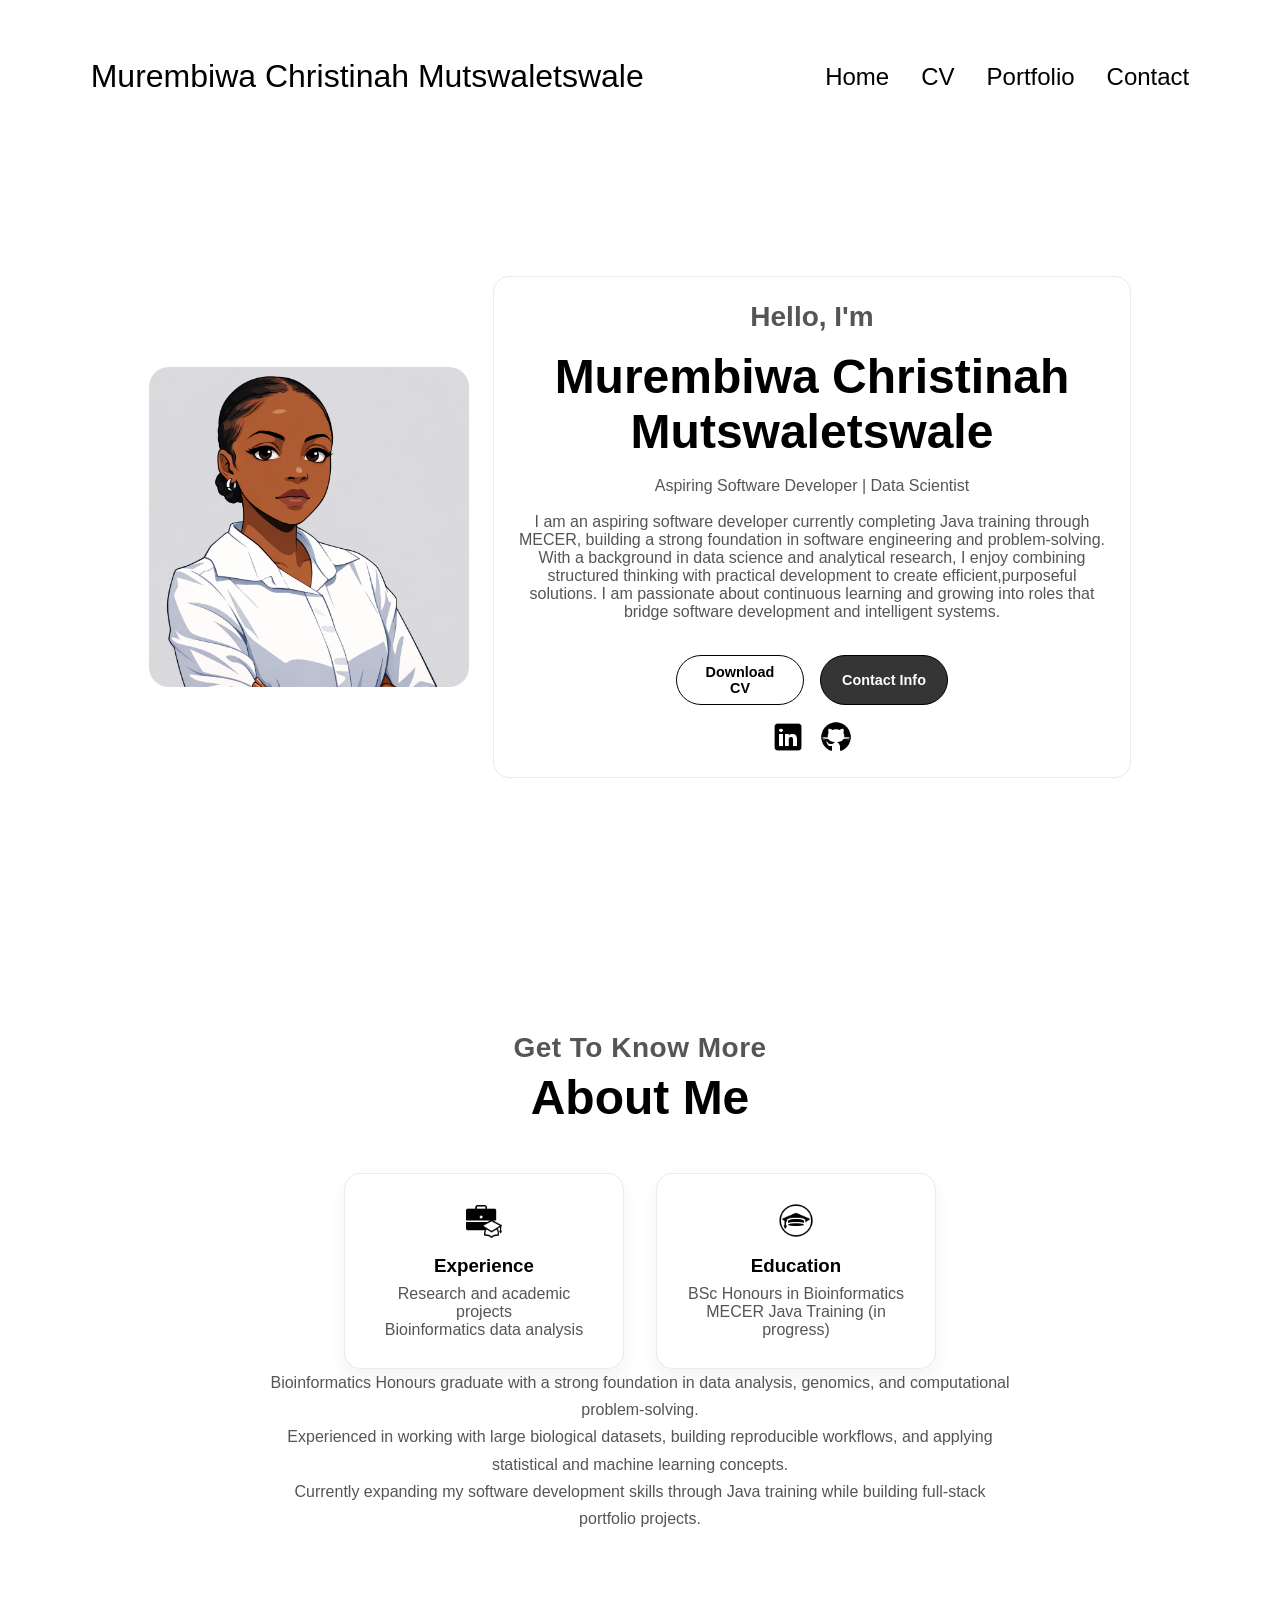
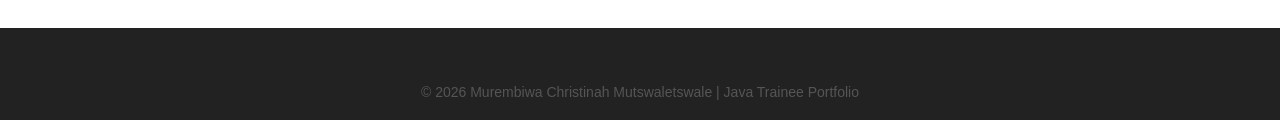
<file: index.html>
<!DOCTYPE html>
<html lang="en">
<head>
    <meta charset="UTF-8">
    <meta name="viewport" content="width=device-width, initial-scale=1.0">
    <title>My Portfolio</title>
    <link rel="stylesheet" href="./css/style.css">

</head>
<body>

    <nav id="desktop-nav">
        <div class = "logo">Murembiwa Christinah Mutswaletswale</div>
        <div>
            <ul class="nav-links ">
                <li><a href="index.html">Home</a></li>
                <li><a href="cv.html">CV</a></li>
                <li><a href ="portfolio.html">Portfolio</a></li>
                <li><a href="contact.html">Contact</a></li>
            </ul>
        </div>
    </nav>

    <nav id="hamburger-nav">
    <div class = "logo">Murembiwa Christinah Mutswaletswale</div>
    <div class="hamburger-menu">

        <div id="hamburgerIcon" class = "hamburger-icon">
            <span></span>
            <span></span>
            <span></span>
        </div>
        <div class="menu-links">
            <ul>
            <li><a href="#about" class="menu-link">About</a></li>
            <li><a href="cv.html" class="menu-link">CV</a></li>
            <li><a href ="portfolio.html" class="menu-link">Portfolio</a></li>
            <li><a href="contact.html" class="menu-link">Contact</a></li>
            </ul>
        </div>
    </div>
    </nav>


    <section id="profile">
        <div class="profile-card">
        <div class="section_pic-container">
            <img src="./images/Murembiwa animated professional photo.png" alt="Murembiwa Mutswaletswale animated profile picture" />
        </div>
        <div class="section_text">
            <p class ="section_text__p1">Hello, I'm</p>
            <h1 class="title">Murembiwa Christinah Mutswaletswale </h1><br>
            <p class = "section_text_p2">Aspiring Software Developer | Data Scientist</p><br>
            <p class="section_text__bio">
            I am an aspiring software developer currently completing Java training through MECER,
            building a strong foundation in software engineering and problem-solving.
            With a background in data science and analytical research,
            I enjoy combining structured thinking with practical development
            to create efficient,purposeful solutions. I am passionate about
            continuous learning and growing into roles that bridge software
            development and intelligent systems.</p><br>
        
             <div class="btn-container">
                <a href="./images/MIE Candidate_Murembiwa Christinah JAVA08 (1).docx"
                download
                class="btn btn-color-2">
                Download CV
                    </a>

                <button id="contactButton" class="btn btn-color-1">
                Contact Info
            </button>

            </div>

        <div id="socials-container">
            <img 
            src="./images/linkedin.png"
            alt="My linkedin profile"
            class = "icon social-link linkedin"
            >
            
            <img 
            src="./images/GitHub.png"
            alt="My GitHub profile"
            class = "icon social-link github"
            >
        
        </div>

        </div>
        </div>
    </section>
<section id="about">
  <p class="section_text_p1">Get To Know More</p>
  <h1 class="title">About Me</h1>

  <div class="about_containers">
    <div class="details-container">
      <img src="./images/experience.png" 
      alt="Experience icon" 
      class="icon">
      <h3>Experience</h3>
      <p>
        Research and academic projects<br>
        Bioinformatics data analysis
      </p>
    </div>

    <div class="details-container">
      <img src="./images/education.png"
      alt="Education icon"
      class="icon">
      <h3>Education</h3>
      <p>
        BSc Honours in Bioinformatics<br>
        MECER Java Training (in progress)
      </p>
    </div>

  </div>

  <div class="text-container">
    <p>
      Bioinformatics Honours graduate with a strong foundation in data analysis,
      genomics, and computational problem-solving.
    </p>
    <p>
      Experienced in working with large biological datasets, building reproducible
      workflows, and applying statistical and machine learning concepts.
    </p>
    <p>
      Currently expanding my software development skills through Java training
      while building full-stack portfolio projects.
    </p>
  </div>
</section>
<script src="./js/script.js"></script>
</body>
  <footer>
        <section>
            <p>&copy; 2026 Murembiwa Christinah Mutswaletswale | Java Trainee Portfolio</p>
        </section>
    </footer>
</file>
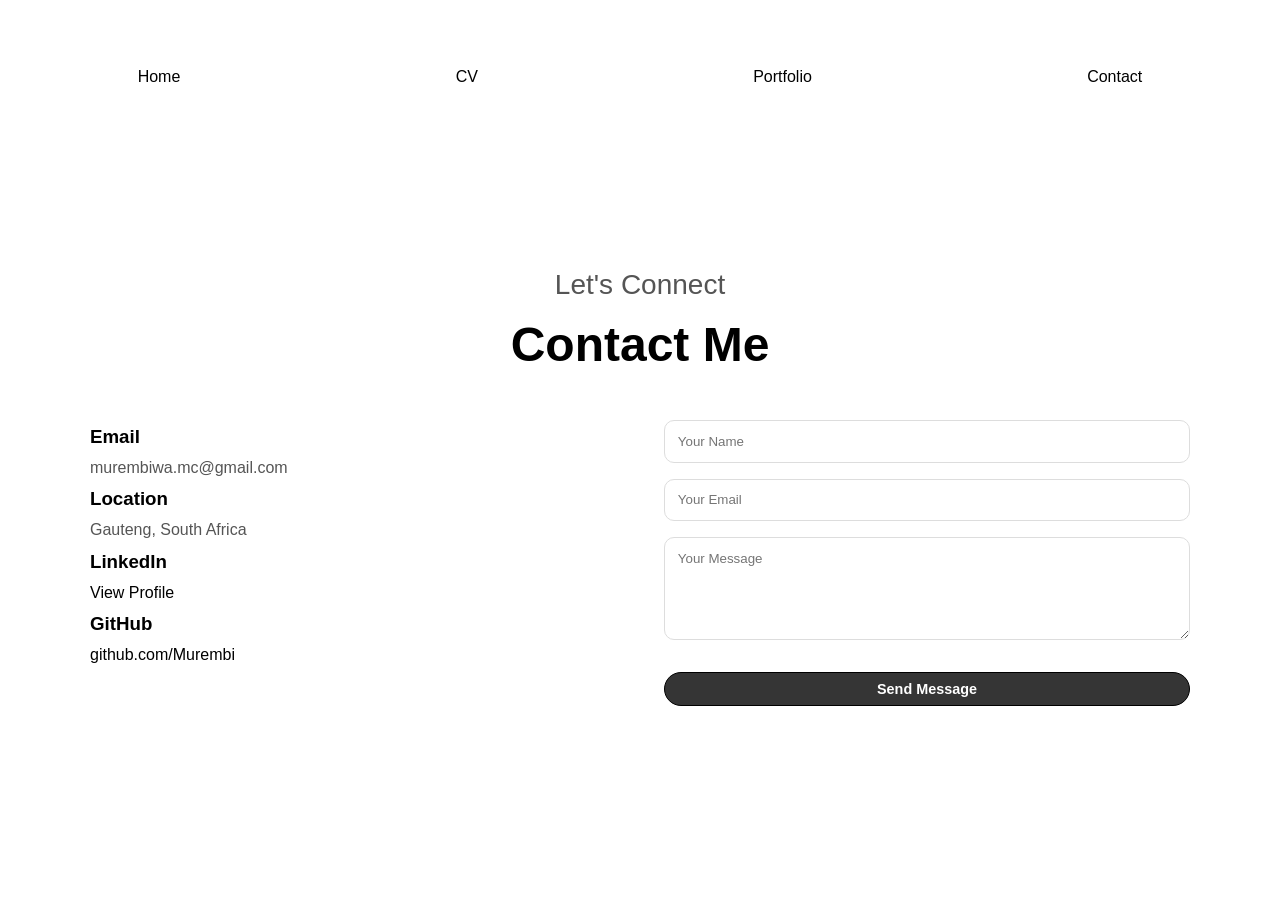
<file: contact.html>
<!DOCTYPE html>
<html lang="en">
<head>
    <meta charset="UTF-8">
    <title>Contact | Murembiwa Mutswaletswale</title>
    <meta name="viewport" content="width=device-width, initial-scale=1.0">
    <link rel="stylesheet" href="./css/style.css">
</head>
<body>

   <header class="site_header">
        <nav class = "site-nav">
        <a href="index.html">Home</a>
        <a href="cv.html">CV</a>
        <a href="portfolio.html">Portfolio</a>
        <a href="contact.html">Contact</a>
    </nav>

    <section id="contact-page">

        <p class="section_text_p1">Let's Connect</p>
        <h1 class="title">Contact Me</h1>

        <div class="contact-container">

            <div class="contact-info">
                <h3>Email</h3>
                <p>murembiwa.mc@gmail.com</p>

                <h3>Location</h3>
                <p>Gauteng, South Africa</p>

                <h3>LinkedIn</h3>
                <p>
                    <a href="https://www.linkedin.com/in/murembiwa-mutswaletswale-3ba086226/" target="_blank">
                        View Profile
                    </a>
                </p>

                <h3>GitHub</h3>
                <p>
                    <a href="https://github.com/Murembi" target="_blank">
                        github.com/Murembi
                    </a>
                </p>
            </div>

            <div class="contact-form">
                <form id="contactForm">
                    <input type="text" name="name" placeholder="Your Name" required>
                    <input type="email" name="email" placeholder="Your Email" required>
                    <textarea name="message" rows="5" placeholder="Your Message" required></textarea>
                    <button type="submit" class="btn btn-color-1">Send Message</button>
                </form>
            </div>

        </div>

    </section>
<script src="./js/script.js"></script>
</body>
</html>
</file>
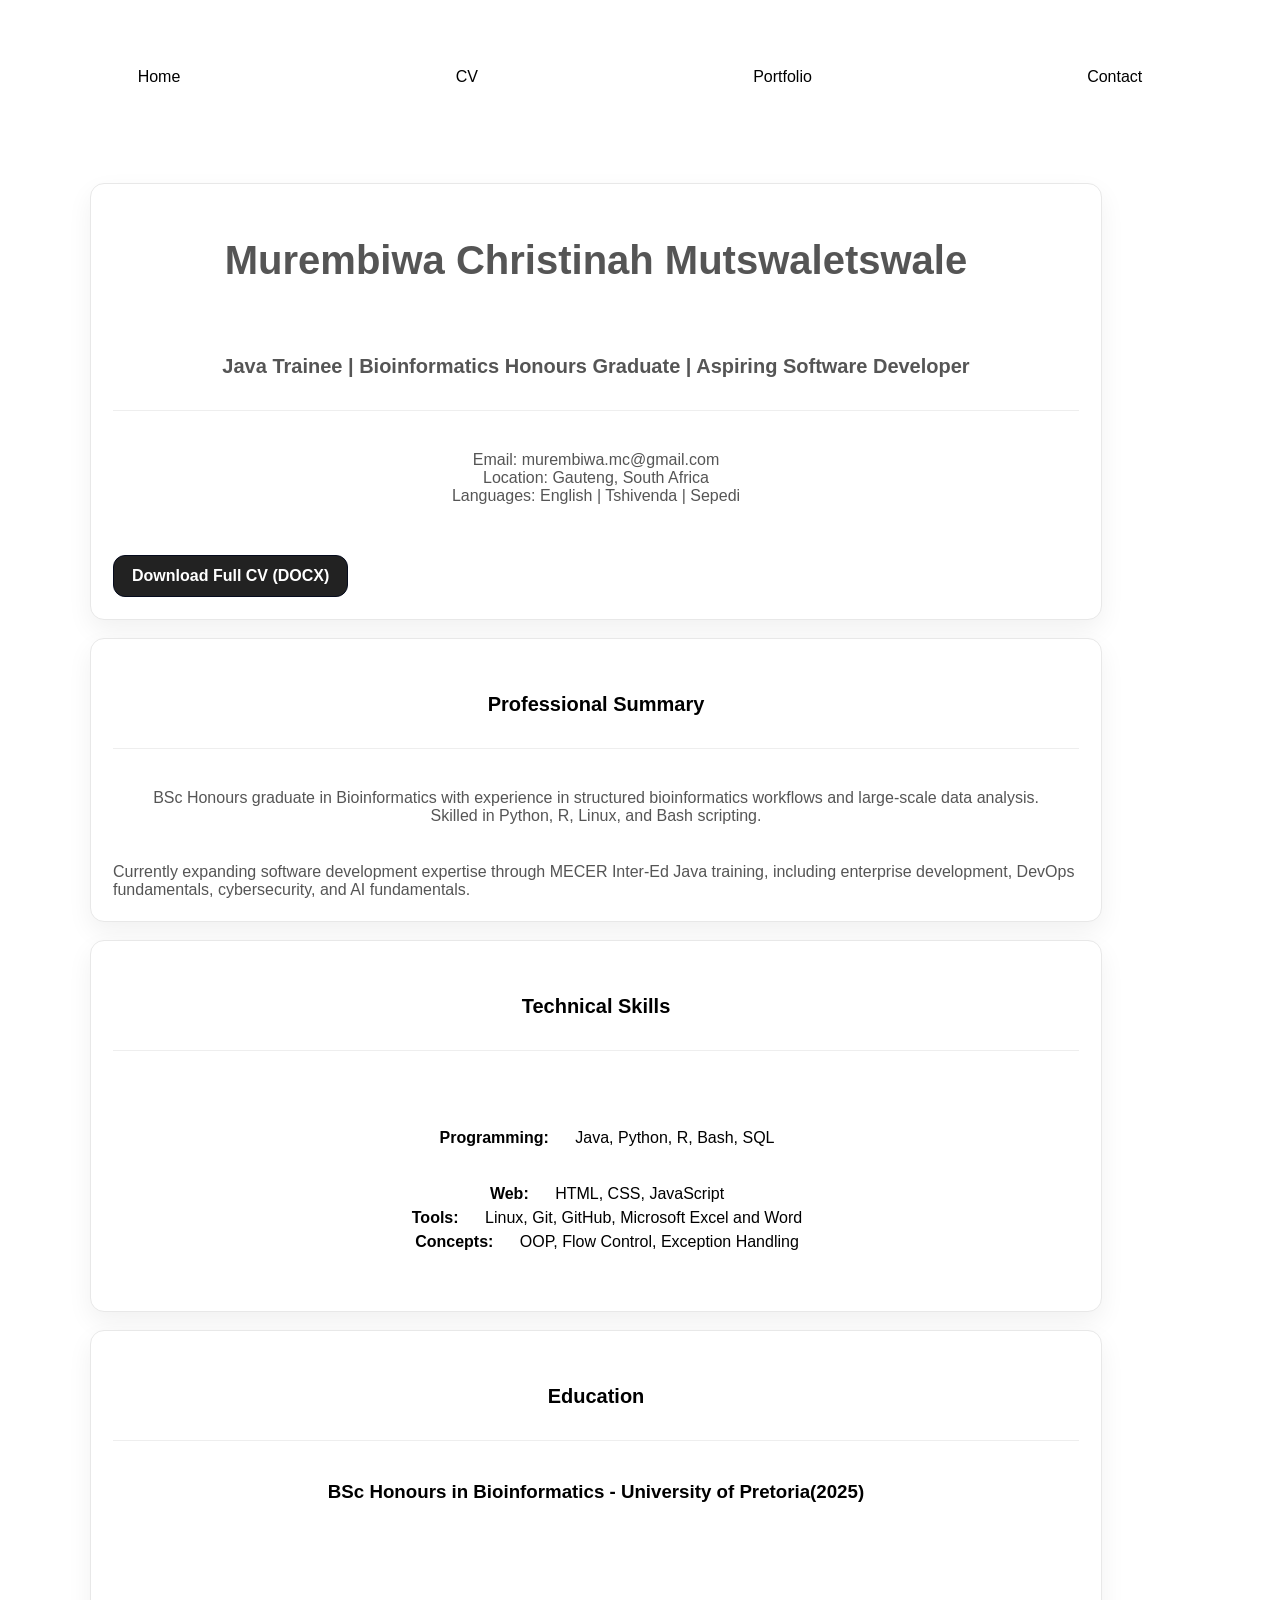
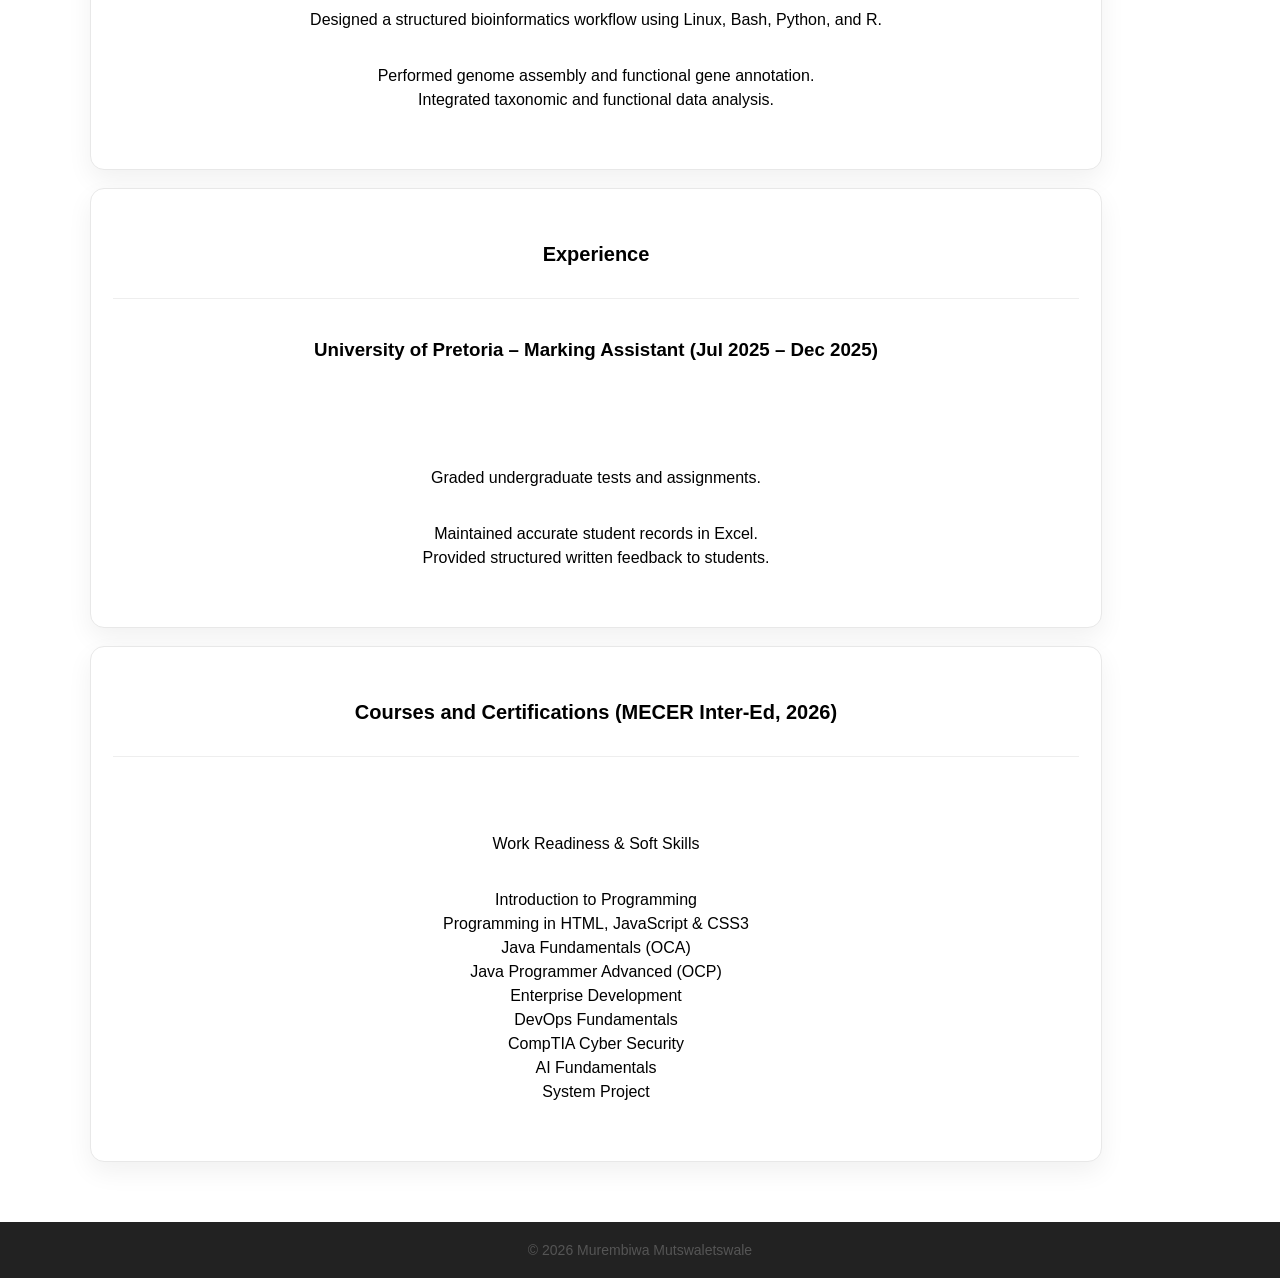
<file: cv.html>
<!DOCTYPE html>
<html lang="en">
<head>
    <meta charset="UTF-8">
    <meta name="viewport" content="width=device-width, initial-scale=1.0">
    <title>CV | Murembiwa Mutswaletswale</title>
        <link rel="stylesheet" href="./css/style.css">
</head>
<body>
        <header>
        <nav>
            <a href="index.html">Home</a>
            <a href="cv.html">CV</a>
            <a href="portfolio.html">Portfolio</a>
            <a href="contact.html">Contact</a>
        </nav>
    </header>

        <main class="cv-page">
        <section>
            <h1>Murembiwa Christinah Mutswaletswale</h1>
            <h2>Java Trainee | Bioinformatics Honours Graduate | Aspiring Software Developer</h2>

            <p>
                Email: murembiwa.mc@gmail.com<br>
                Location: Gauteng, South Africa<br>
                Languages: English | Tshivenda | Sepedi
            </p>

            <p>
                <a href="./images/MIE Candidate_Murembiwa Christinah JAVA08 (1).docx" download>
                    Download Full CV (DOCX)
                </a>
            </p>
        </section>

        <section>
            <h2>Professional Summary</h2>
            <p>
                BSc Honours graduate in Bioinformatics with experience in
                structured bioinformatics workflows and large-scale data analysis.
                Skilled in Python, R, Linux, and Bash scripting.
            </p>
            <p>
                Currently expanding software development expertise through
                MECER Inter-Ed Java training, including enterprise development,
                DevOps fundamentals, cybersecurity, and AI fundamentals.
            </p>
        </section>
        <section>
            <h2>Technical Skills</h2>
            <ul>
                <li><strong>Programming:</strong> Java, Python, R, Bash, SQL</li>
                <li><strong>Web:</strong> HTML, CSS, JavaScript</li>
                <li><strong>Tools:</strong> Linux, Git, GitHub, Microsoft Excel and Word</li>
                <li><strong>Concepts:</strong> OOP, Flow Control, Exception Handling</li>
            </ul>
        </section>

        <section>
            <h2>Education</h2>
            <h3>BSc Honours in Bioinformatics - University of Pretoria(2025)</h3>
            <ul>
                <li>Designed a structured bioinformatics workflow using Linux, Bash, Python, and R.</li>
                <li>Performed genome assembly and functional gene annotation.</li>
                <li>Integrated taxonomic and functional data analysis.</li>
            </ul>

        </section>

        <section>
            <h2>Experience</h2>

            <h3>University of Pretoria – Marking Assistant (Jul 2025 – Dec 2025)</h3>
            <ul>
                <li>Graded undergraduate tests and assignments.</li>
                <li>Maintained accurate student records in Excel.</li>
                <li>Provided structured written feedback to students.</li>
            </ul>
        </section>

        <section>
            <h2>Courses and Certifications (MECER Inter-Ed, 2026)</h2>
            <ul>
                <li>Work Readiness & Soft Skills</li>
                <li>Introduction to Programming</li>
                <li>Programming in HTML, JavaScript & CSS3</li>
                <li>Java Fundamentals (OCA)</li>
                <li>Java Programmer Advanced (OCP)</li>
                <li>Enterprise Development</li>
                <li>DevOps Fundamentals</li>
                <li>CompTIA Cyber Security</li>
                <li>AI Fundamentals</li>
                <li>System Project</li>
            </ul>
        </section>

        </main>

    <!-- FOOTER -->
    <footer>
        <p>&copy; 2026 Murembiwa Mutswaletswale</p>
    </footer>





    
</body>
</html>
</file>
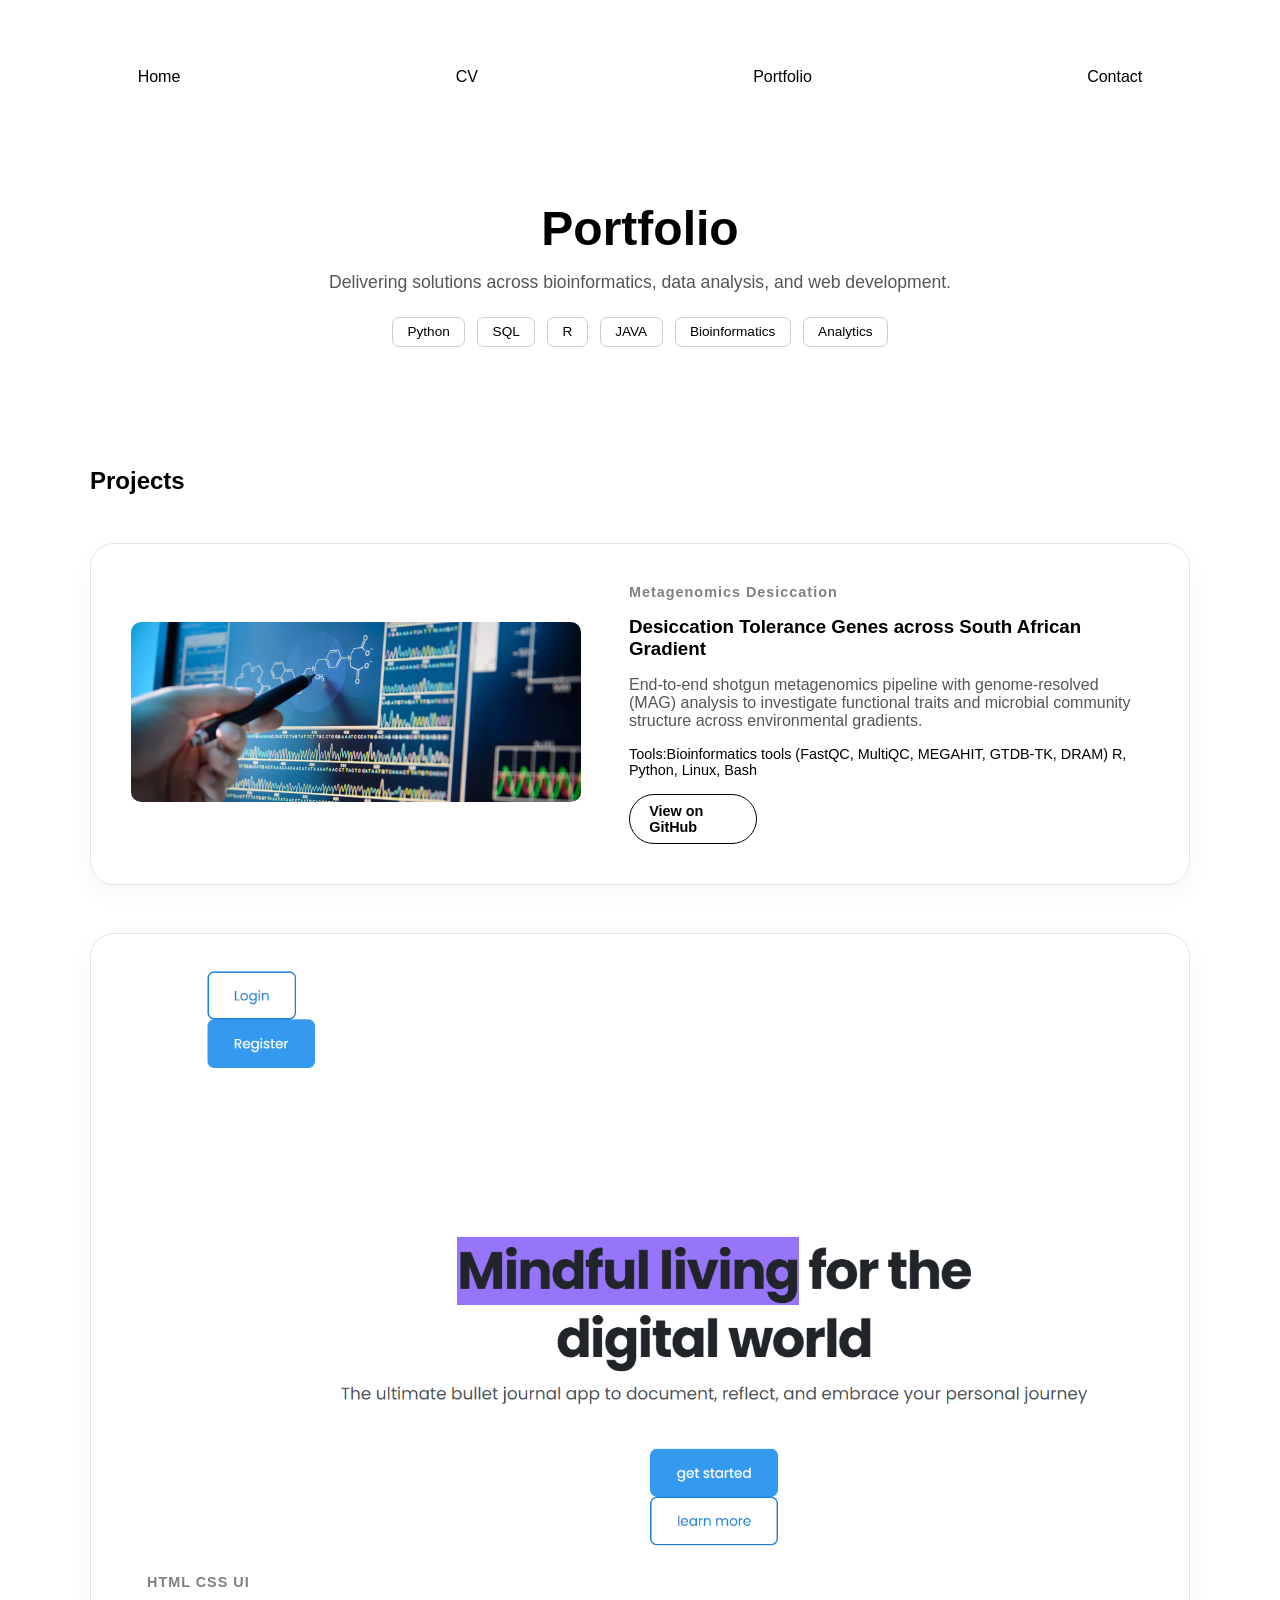
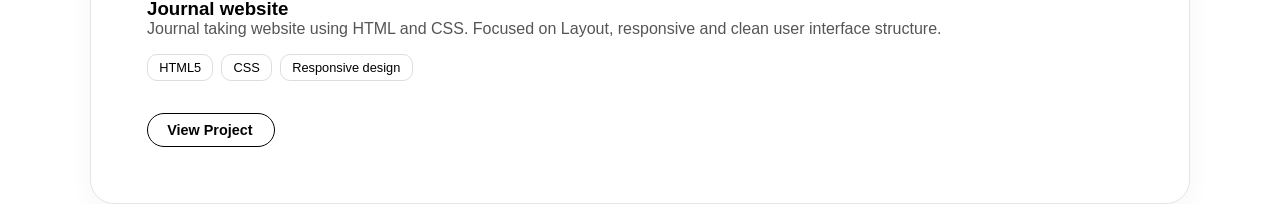
<file: portfolio.html>
<!DOCTYPE html>
<html lang="en">
<head>
    <meta charset="UTF-8">
    <meta name="viewport" content="width=device-width, initial-scale=1.0">
    <title>Portfolio | Murembiwa Mutswaletswale</title>
    <link rel="stylesheet" href="./css/style.css">
</head>
<body>

<header class="site_header">
        <nav class = "site-nav">
        <a href="index.html">Home</a>
        <a href="cv.html">CV</a>
        <a href="portfolio.html">Portfolio</a>
        <a href="contact.html">Contact</a>
    </nav>
</header>
    <main class="page">
        <section class="page-hero">
        <h1>Portfolio</h1>
        <p class="muted">
            Delivering solutions across bioinformatics,
            data analysis, and web development.
        </p>

        <div class="hero_badges">
            <span class="badge">Python</span>
            <span class="badge">SQL</span>
            <span class="badge">R</span>
            <span class="badge">JAVA</span>
            <span class="badge">Bioinformatics</span>
              <span class="badge">Analytics</span>
        </div>
    </section>

    </main>
    <section id = "projects">
        <p class = "section-text-p"></p>
    </section>

    <!--FEATURE PROJECTS-->
    <section class="section">
        <div class="section-head">
            <h2>Projects</h2>
        </div>

        <article class="featured-card">
            <div class="featured-media">
                <img src="./images/bioinformatics.jpg" 
                    alt="metagenomics result plot"/>
            </div>
        
            <div class = "featured-body">
                <p class = "project-tag">Metagenomics Desiccation</p>
                <h3>Desiccation Tolerance Genes across South African Gradient</h3>
                <p>End-to-end shotgun metagenomics pipeline with genome-resolved (MAG) 
                analysis to investigate functional traits and microbial community structure across environmental gradients.
                </p>
                <ul class="mini-meta">
                    <li><span>Tools:</span>Bioinformatics tools (FastQC, MultiQC, MEGAHIT, GTDB-TK, DRAM) R, Python, Linux, Bash</li>
                </ul>
                <div class="project-links">
                    <a class="btn primary" href="https://github.com/Murembi/Metagenomics-pipeline" target="_blank" rel="noopener">
                    View on GitHub
                    </a>
                </div>
            </div>
            </article>

            <article class = "project-card">
    
                <img src="./images/quillProject.png" 
                    alt="Quill Project"/>
                
                <div class="project-card-body">
                    <p class="project-tag">HTML CSS UI</p>
                    <h3>Journal website</h3>
                    <p>Journal taking website using HTML and CSS.
                        Focused on Layout, responsive and clean user interface  structure.
                    </p>
                    <ul class = "tags">
                        <li>HTML5</li>
                        <li>CSS</li>
                        <li>Responsive design</li>
                    </ul>
                    <div class ="project-links">
                        <a class="btn primary" href="#">View Project</a>
                    </div>
                </div>
            </article>
    </section>
    
</body>
</html>
</file>
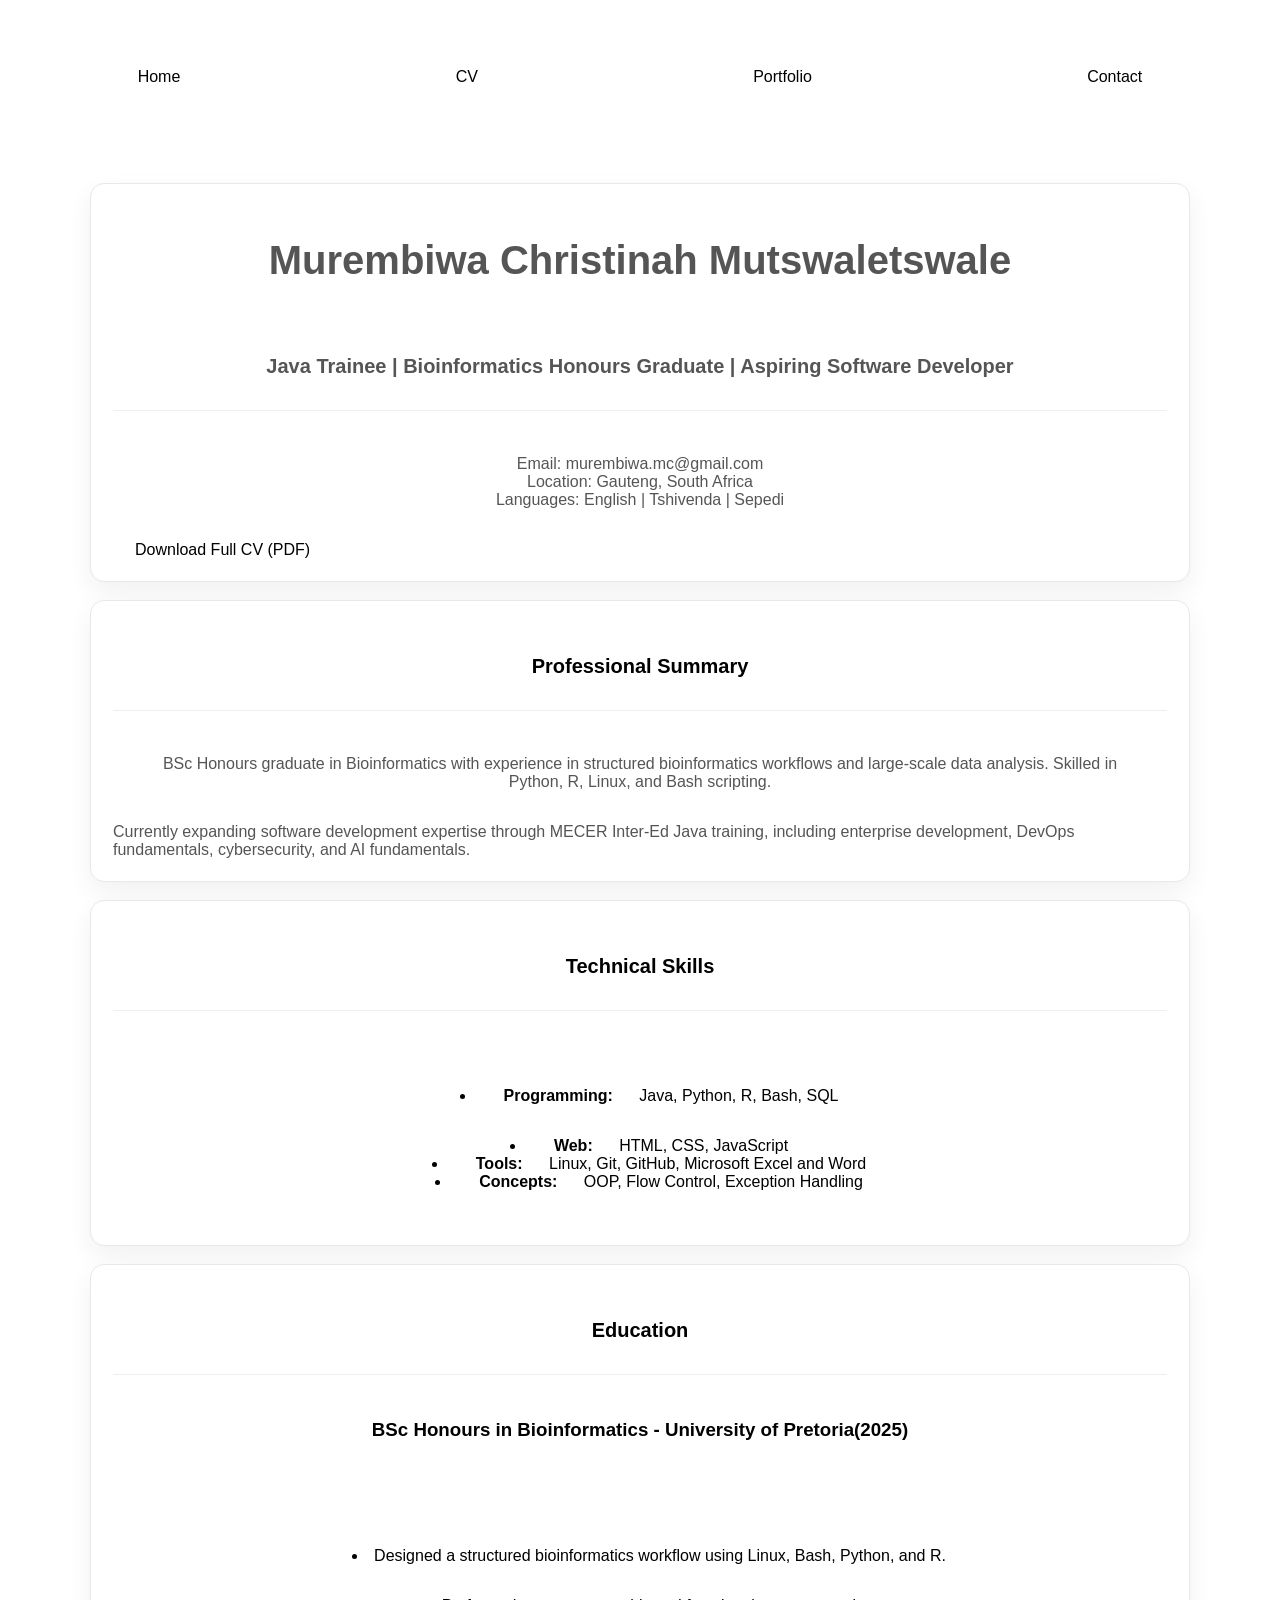
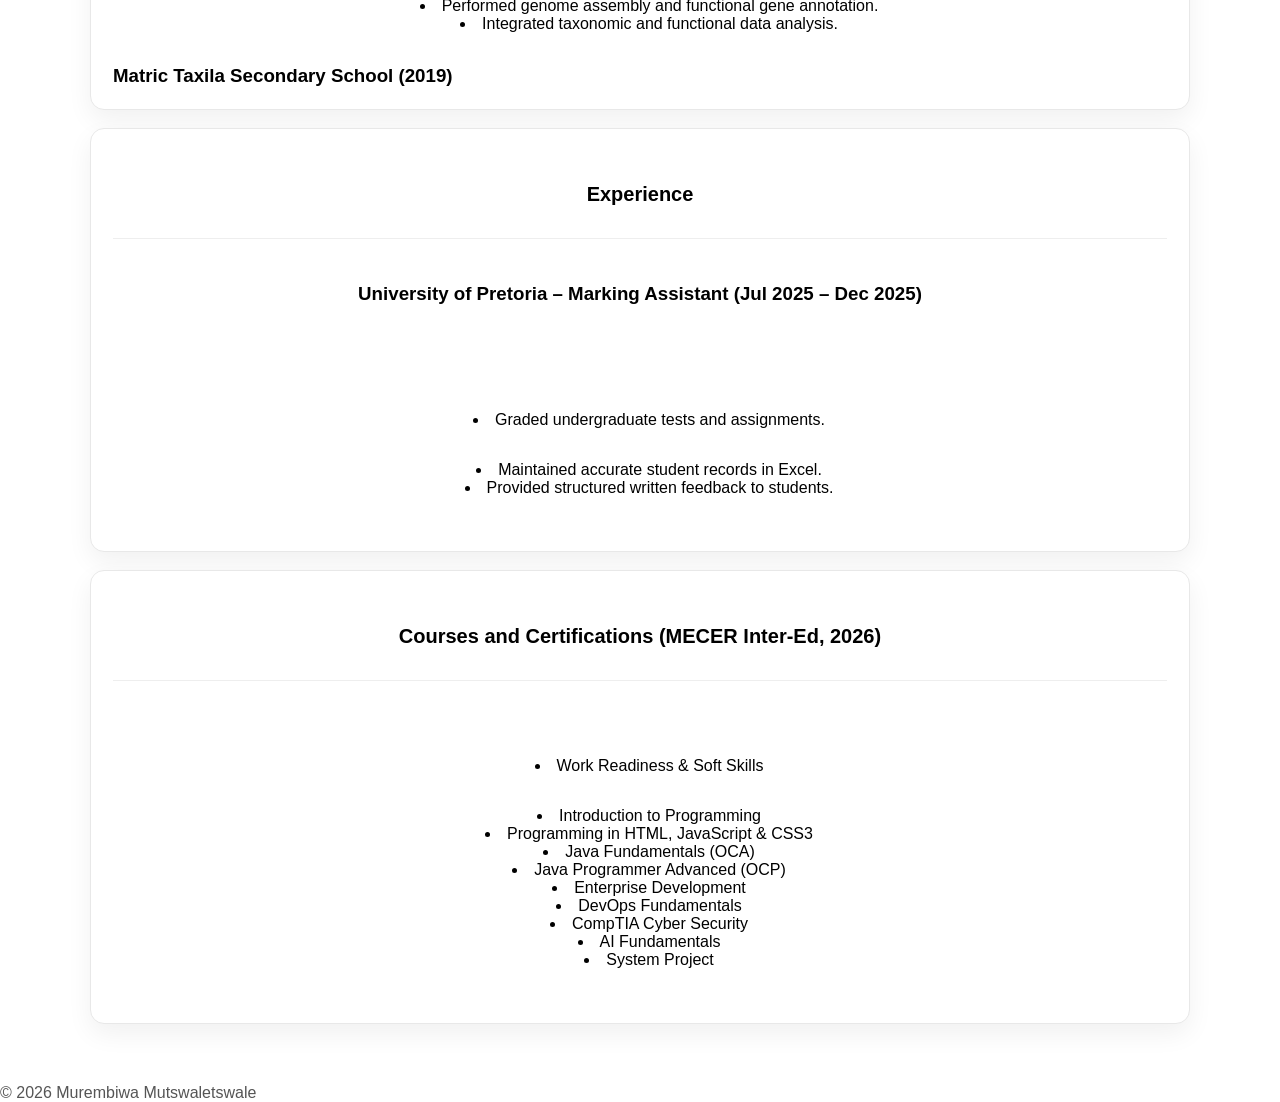
<file: images/cv.html>
<!DOCTYPE html>
<html lang="en">
<head>
    <meta charset="UTF-8">
    <meta name="viewport" content="width=device-width, initial-scale=1.0">
    <title>CV | Murembiwa Mutswaletswale</title>
    <link rel="stylesheet" href="./style.css">
</head>
<body>
    <!--HEADER-->
        <header>
        <nav>
            <a href="index.html">Home</a>
            <a href="cv.html">CV</a>
            <a href="portfolio.html">Portfolio</a>
            <a href="contact.html">Contact</a>
        </nav>
    </header>

            <!-- CV HEADER SECTION -->
        <main class="cv-page">
        <section>
            <h1>Murembiwa Christinah Mutswaletswale</h1>
            <h2>Java Trainee | Bioinformatics Honours Graduate | Aspiring Software Developer</h2>

            <p>
                Email: murembiwa.mc@gmail.com<br>
                Location: Gauteng, South Africa<br>
                Languages: English | Tshivenda | Sepedi
            </p>

            <p>
                <a href="./images/MIE Candidate_Murembiwa Christinah JAVA08 (1).docx" download>
                    Download Full CV (PDF)
                </a>
            </p>
        </section>

        <!-- PROFESSIONAL SUMMARY -->
                <section>
            <h2>Professional Summary</h2>
            <p>
                BSc Honours graduate in Bioinformatics with experience in
                structured bioinformatics workflows and large-scale data analysis.
                Skilled in Python, R, Linux, and Bash scripting.
            </p>
            <p>
                Currently expanding software development expertise through
                MECER Inter-Ed Java training, including enterprise development,
                DevOps fundamentals, cybersecurity, and AI fundamentals.
            </p>
        </section>
        <section>
            <h2>Technical Skills</h2>
            <ul>
                <li><strong>Programming:</strong> Java, Python, R, Bash, SQL</li>
                <li><strong>Web:</strong> HTML, CSS, JavaScript</li>
                <li><strong>Tools:</strong> Linux, Git, GitHub, Microsoft Excel and Word</li>
                <li><strong>Concepts:</strong> OOP, Flow Control, Exception Handling</li>
            </ul>
        </section>

        <section>
            <h2>Education</h2>

            <h3>BSc Honours in Bioinformatics - University of Pretoria(2025)</h3>
            <ul>
                <li>Designed a structured bioinformatics workflow using Linux, Bash, Python, and R.</li>
                <li>Performed genome assembly and functional gene annotation.</li>
                <li>Integrated taxonomic and functional data analysis.</li>
            </ul>

            <h3>Matric Taxila Secondary School (2019)</h3>
        </section>

        <section>
            <h2>Experience</h2>

            <h3>University of Pretoria – Marking Assistant (Jul 2025 – Dec 2025)</h3>
            <ul>
                <li>Graded undergraduate tests and assignments.</li>
                <li>Maintained accurate student records in Excel.</li>
                <li>Provided structured written feedback to students.</li>
            </ul>
        </section>

        <section>
            <h2>Courses and Certifications (MECER Inter-Ed, 2026)</h2>
            <ul>
                <li>Work Readiness & Soft Skills</li>
                <li>Introduction to Programming</li>
                <li>Programming in HTML, JavaScript & CSS3</li>
                <li>Java Fundamentals (OCA)</li>
                <li>Java Programmer Advanced (OCP)</li>
                <li>Enterprise Development</li>
                <li>DevOps Fundamentals</li>
                <li>CompTIA Cyber Security</li>
                <li>AI Fundamentals</li>
                <li>System Project</li>
            </ul>
        </section>

        </main>

    <!-- FOOTER -->
    <footer>
        <p>&copy; 2026 Murembiwa Mutswaletswale</p>
    </footer>





    
</body>
</html>
</file>
<file: css/style.css>
/* GENERAL */

*{
    margin: 0;
    padding: 0;
    box-sizing: border-box;
}

body{
    font-family:"poppins", sans-serif;
}

html, body{
    scroll-behavior: smooth;
}

p{
    color: rgb(85, 85, 85);
}

/* TRANSITION */

a, .btn{
    transition: all 300ms ease;
}

/* DESKTOP NAV */

nav, .nav-links {
    display:flex;
}

nav{
    justify-content: space-around;
    align-items: center;
    height: 17vh;
}

.nav-links{
    gap: 2rem;
    list-style: none;
    font-size: 1.5rem;
}

a{
    color:black;
    text-decoration: none;
    text-decoration-color: white;
}

a:hover{
    color:grey;
    text-decoration: underline;
    text-underline-offset: 1rem;
    text-decoration-color: rgb(181,181,181);
}
.logo{
    font-size: 2rem;
}

.logo:hover{
    cursor:default;

}

/* HAMBURGER MENU */

#hamburger-nav{
    display:none;
}

.hamburger-menu{
    position:relative;
    display:inline-block;
}

.hamburger-icon{
    display:flex;
    flex-direction: column;
    justify-content:space-between;
    height: 24px;
    width:30px;
    cursor:pointer;
}

.hamburger-icon span{
    width: 100%;
    height: 2px;
    background-color: black;
    transition: all 0.3s ease-in-out;
}

.menu-links{
    position: absolute;
    top: 100%;
    right: 0;
    background-color: white;
    width: fit-content;
    max-height: 0;
    overflow: hidden;
    transition: all 0.3s ease-in-out;
}

.menu-links a{
    display: block;
    padding: 10px;
    text-align: center;
    font-size: 1.5rem;
    color: black;
    text-decoration: none;
    transition: all 0.3s ease-in-out;
}

.menu-links li{
    list-style:none;

}

.menu-links.open{
    max-height: 300px;
}

.hamburger-icon.open span:first-child{
    transform: rotate(45deg) translate(10px, 5px);
}

.hamburger-icon.open span:nth-child(2){
    opacity:0;
}

.hamburger-icon.open span:last-child{
    transform: rotate(-45deg) translate(10px, 5px);
}


/*IMAGE */

/*media queriess */
@media screen and (max-width:1200px){
    /* switch to hamburger menu on smaller desktops / large tablets */
    #desktop-nav {
        display:none;
    }
    #hamburger-nav{
        display:flex;
    }
    /* reduce padding on sections */
    section{
        margin:0 4rem;
    }
}

/* tablet-sized screens */
@media screen and (max-width:900px){
    /* nav adjustments */
    .nav-links{
        gap:1rem;
        font-size:1.25rem;
    }
    section{
        margin:0 2rem;
        padding-top:3vh;
    }
    .profile-card{
        grid-template-columns: 1fr;
    }
    .section_pic-container{
        width: 240px;
        height: 240px;
    }
    .btn{
        width: 7rem;
        padding:0.8rem;
    }
    /* contact page layout stack already defined */
    .contact-container{
        grid-template-columns: 1fr;
        gap:2rem;
    }
}

/* phone-sized screens */
@media screen and (max-width:600px){
    body{
        font-size: 0.9rem;
    }
    nav{
        flex-direction: column;
        height: auto;
        padding: 1rem 0;
    }
    .nav-links{
        flex-direction: column;
        gap: 1rem;
        font-size: 1.1rem;
    }
    .logo{
        margin-bottom: 1rem;
    }
    section{
        margin:0 1rem;
        padding-top:2vh;
    }
    .section_pic-container{
        width: 180px;
        height: 180px;
    }
    .section_text{
        padding:1rem;
    }
    .title{font-size:2.4rem;}
    .btn{
        width: 100%;
        padding:0.6rem;
    }
    .featured-card,
    .project-card{
        padding:1.5rem;
    }
    .featured-media img{max-width:100%;}

    /* hide project images on phones */
    .featured-media img,
    .project-card img {
        display: none;
    }
}


/* SECTIONS */
section{
    width: min(1100px, 92%);
    margin: 0 auto;
    padding-top: 4vh;
    box-sizing: border-box;
    min-height: fit-content;
}

.section-container{
    display: flex;
}

/* PROFILE SECTION */
#profile{
    display: flex;
    justify-content: center;
    align-items: center;
    height: auto;
    min-height: calc(100vh - 17vh);
    margin: 0 auto;
    padding: 3rem 1rem;
}

.section_pic-container{
    display: flex;
    height: 400px;
    width: 400px;
    margin: auto 0;
}

.profile-card{
    width: min(1100px, 92%);
    display: grid;
    grid-template-columns: 320px 1fr;
    gap: 1.5rem;
    align-items: center;
}

/* IMAGE BOX */
.section_pic-container{
    width: 320px;
    height: 320px;
    border-radius: 20px;
    overflow: hidden;
}

/* SQUARE IMAGE */
.section_pic-container img{
    width: 100px;
    height: 180px;
    object-fit: cover;
    border-radius: 12px;
}

/* IMAGE FILLS THE BOX */
.section_pic-container img{
    width: 110%;
    height: 140%;
    object-fit: cover;      
    object-position: center;
    display: block;
}
/* TEXT BOX */
.section_text{
    background: #fff;
    border: 1px solid #eaeaea;
    border-radius: 16px;
    padding: 1.5rem;
    text-align: center;
}
.section_text__p1{
    font-size: 1.75rem;
    margin-bottom: 1rem;
    font-weight: 600;
}

/* Responsive */
@media (max-width: 900px){
    .profile-card{
        grid-template-columns: 1fr;
    }
}

.section_text{
    align-self: center;
    text-align: center;
}

.section_text_p{
    font-weight:600;

}

.section_text_p1{
    text-align: center;
}

.section_text_p1{
    font-size: 1.75rem;
    margin-bottom: 1rem;
}

.title{
    font-size: 3rem;
    text-align: center;
}

#socials-container{
    display:flex;
    justify-content: center;
    margin-top: 1rem;
    gap: 1rem;
}

/* ICONS */
.icon{
    cursor: pointer;
    height: 2rem;
}

/*BUTTONS */

.btn-container{
    display: flex;
    justify-content: center;
    gap: 1rem;
}

.btn{
    font-weight:600;
    transition: all 300 ease;
    padding: 1rem;
    width: 8rem;
    border-radius: 2rem;
}

.btn-color-1,
.btn-color-2{
    border: rgb(53,53,53) 0.1rem solid;

}

.btn-color-1,
.btn-color-2:hover{
    background: rgb(53, 53, 53);
    color: white;
}

.btn-color-1:hover{
    background: rgb(0,0,0);
}

.btn-color-2:hover{
    background: none;
}

.btn-color-2:hover{
    background: rgb(255, 255, 255) 0.1rem solid;
}

.btn-container{
    gap: 1rem;
}

.btn-color-1:hover,
.btn-color-2:hover{
    cursor:pointer;

}

/* FOOTER SECTION*/
footer {
    background-color: #222;
    color: #ffffff;
    text-align: center;
    padding: 20px;
    font-size: 14px;
}
/* CV PAGE */

.cv-page{
    width:min(1100px, 92%);
    margin: 30px auto 60px;
}
.cv-page section{
    margin: 0;
    padding:22px;
    height: auto;
    min-height: auto;
    box-sizing: border-box;
    background: #ffffff;
    border: 1px solid #e8e8e8;
    border-radius: 14px;
    box-shadow: 0 10px 26px rgb(0,0,0, 0.06);
}
/*spaces */
.cv-page section + section {
    margin-top: 18px;
}

.cv-page section :first-of-type{
    text-align: center;
    padding: 32px 22px;
}

.cv-page section:first-of-type h1{
    font-size: clamp(26px, 3.2vw, 40px);
    margin-bottom: 8px;
}

/* TITLE */
.cv-page section:first-of-type{
    font-size:16px;
    font-weight: 500;
    color: rgb(85, 85, 85);
    margin-bottom: 14px;
}

/* sections */
.cv-page section h2{
    font-size: 20px;
    margin-bottom: 8px;
    padding-bottom: 6px;
    border-bottom: 1px solid #eee;
    position: relative;
}

.cv-page section p,
.cv-page section ul{
    margin-top: 6px;
}

/* LISTS */
.cv-page ul{
    margin-left:18px;
    margin-top: 10px;
}

.cv-page li{
    margin: 6px 0;
}

.cv-page a[download]{
    display: inline-block;
    margin-top: 12px;
    padding: 11px 18px;
    border-radius: 12px;
    background: #222;
    color:white;
    font-weight: 700;
    text-decoration: none;
    border: 1px solid #050b1d
}

.cv-page a[download]:hover{
    opacity: 0.95;
    transform: translateY(-1px)
}

ul{
  list-style-position: inside;
  padding-left: 0;
  margin-left: 0;
}

.cv-page li{
    margin: 6px 0;
}

.cv-page ul{
    list-style: none;
     padding-left: 0;
     margin-left: 0; 
}

/* CONTACT PAGE */
#contact-page{
  width: min(1100px, 92%);
  margin: 5rem auto;
  text-align: center;
}

.contact-container{
    display: grid;
    grid-template-columns: 1fr 1fr;
    gap: 3rem;
    margin-top: 3rem;
    align-items: start;
}

.contact-info{
    text-align: left;
    line-height: 1.8;
}

.contact-form form{
    display: flex;
    flex-direction: column;
    gap: 1rem;
}

.contact-form input,
.contact-form textarea{
    padding: 0.8rem;
    border-radius: 10px;
    border: 1px solid #ddd;
    font-family: inherit;
}

.contact-form button{
    width: 100%;
}

@media (max-width: 900px){
    .contact-container{
        grid-template-columns: 1fr;
    }
}

/* About me */
#about{
    width: min(1100px, 92%);
    margin: 6rem auto;
}

#about .section_text_p1{
    text-align: center;
    font-weight: 600;
    margin-bottom: 0.4rem;
    letter-spacing: 0.5px;
}
#about .title{
    text-align: center;
    margin-bottom: 3rem;
}

.about-details-container{
    display: flex;
    flex-direction: column;
    gap: 2.5rem;
}
.text-container{
    max-width: 750px;
    margin: 0 auto;
    text-align: center;
    line-height: 1.7;
    font-size: 1rem;
}

.about_containers{
    display: flex;
    justify-content: center;
    gap: 2rem;
    flex-wrap: wrap;
}
.details-container{
    background: #ffffff;
    border: 1px solid #eaeaea;
    border-radius: 16px;
    padding: 1.8rem;
    width: 280px;
    text-align: center;
    box-shadow: 0 8px 20px rgba(0,0,0,0.05);
    transition: 0.3s ease;
}

.details-container:hover{
    transform: translateY(-6px);
}
.details-container h3{
    margin: 0.8rem 0 0.5rem;
}

.details-container .icon{
    height: 2.2rem;
}

/* PORTFOLIO */
.page-hero {
    text-align: center;
    padding: 3rem 1rem;
}

.page-hero h1 {
    font-size: 3rem;
    margin-bottom: 1rem;
}

.page-hero .muted {
    max-width: 700px;
    margin: 0 auto 1.5rem auto;
    font-size: 1.1rem;
}

.hero_badges {
    display: flex;
    justify-content: center;
    flex-wrap: wrap;
    gap: 0.75rem;
}

.badge {
    border: 1px solid #ccc;
    padding: 0.4rem 0.9rem;
    border-radius: 7px;
    font-size: 0.85rem;
    background: white;
    transition: 0.3s ease;
}

.badge:hover {
    background: black;
    color: white;
}

/* featured project */

.featured-card {
    display: flex;
    gap: 3rem;
    align-items: center;
    margin-top: 3rem;
}

.featured-media img {
    width: 100%;
    max-width: 450px;
    border-radius: 10px;
}

.featured-body {
    flex: 1;
}

.project-tag {
    font-size: 0.9rem;
    font-weight: 600;
    letter-spacing: 1px;
    color: grey;
    margin-bottom: 0.5rem;
}

.mini-meta {
    list-style: none;
    margin-top: 1rem;
}

.mini-meta li {
    font-size: 0.9rem;
}

.project-card {
    margin-top: 3rem;
    border: 1px solid #eaeaea;
    border-radius: 20px;
    overflow: hidden;
    transition: 0.3s ease;
}

.project-card:hover {
    transform: translateY(-5px);
    box-shadow: 0 10px 30px rgba(0,0,0,0.08);
}

.project-card img {
    width: 100%;
    display: block;
}

.project-card-body {
    padding: 1.5rem;
}

.tags {
    display: flex;
    gap: 0.5rem;
    list-style: none;
    margin: 1rem 0;
    flex-wrap: wrap;
}

.tags li {
    border: 1px solid #ddd;
    padding: 0.3rem 0.7rem;
    border-radius: 10px;
    font-size: 0.8rem;
}
.btn {
    display: inline-block;
    border: 1px solid black;
    padding: 0.5rem 1.2rem;
    border-radius: 30px;
    font-size: 0.9rem;
    margin-top: 1rem;
}

.btn:hover {
    background: black;
    color: white;
}
@media screen and (max-width: 1200px) {
    .featured-card {
        flex-direction: column;
        text-align: center;
    }
}

.featured-card {
    border: 1px solid #e5e5e5;
    border-radius: 24px;
    padding: 2.5rem;
    margin-top: 3rem;
    background-color: #ffffff;
    box-shadow: 0 8px 25px rgba(0, 0, 0, 0.04);
    transition: all 0.3s ease;
}

/* Hover lift effect */
.featured-card:hover {
    transform: translateY(-6px);
    box-shadow: 0 15px 40px rgba(0, 0, 0, 0.08);
}

/* Improve spacing inside */
.featured-body h3 {
    margin-bottom: 1rem;
}

.featured-body p {
    margin-bottom: 1rem;
}

.project-card {
    border: 1px solid #e5e5e5;
    border-radius: 24px;
    padding: 2rem;
    margin-top: 3rem;
    background: #ffffff;
    box-shadow: 0 8px 25px rgba(0,0,0,0.04);
    transition: 0.3s ease;
}

.project-card:hover {
    transform: translateY(-6px);
    box-shadow: 0 15px 40px rgba(0,0,0,0.08);
}
</file>
<file: images/style.css>
/* GENERAL */

*{
    margin: 0;
    padding: 0;
}

body{
    font-family:"poppins", sans-serif;
}

html{
    scroll-behavior: smooth;
}

p{
    color: rgb(85, 85, 85);
}

/* TRANSITION */

a, .btn{
    transition: all 300ms ease;
}

/* DESKTOP NAV */

nav, .nav-links {
    display:flex;
}

nav{
    justify-content: space-around;
    align-items: center;
    height: 17vh;
}

.nav-links{
    gap: 2rem; /* add gaps between the nav links rem is unit of measurement*/
    list-style: none;
    font-size: 1.5rem;
}

a{
    color:black;
    text-decoration: none;
    text-decoration-color: white;
}

a:hover{
    color:grey;
    text-decoration: underline;
    text-underline-offset: 1rem;
    text-decoration-color: rgb(181,181,181);
}
.logo{
    font-size: 2rem;
}

.logo:hover{
    cursor:default;

}

/* HAMBURGER MENU */

#hamburger-nav{
    display:none;
}

.hamburger-menu{
    position:relative;
    display:inline-block;
}

.hamburger-icon{
    display:flex;
    flex-direction: column;
    justify-content:space-between;
    height: 24px;
    width:30px;
    cursor:pointer;
}

.hamburger-icon span{
    width: 100%;
    height: 2px;
    background-color: black;
    transition: all 0.3s ease-in-out;
}

.menu-links{
    position: absolute;
    top: 100%;
    right: 0;
    background-color: white;
    width: fit-content;
    max-height: 0;
    overflow: hidden;
    transition: all 0.3s ease-in-out;
}

.menu-links a{
    display: block;
    padding: 10px;
    text-align: center;
    font-size: 1.5rem;
    color: black;
    text-decoration: none;
    transition: all 0.3s ease-in-out;
}

.menu-links li{
    list-style:none;

}

.menu-links.open{
    max-height: 300px;
}

.hamburger-icon.open span:first-child{
    transform: rotate(45deg) translate(10px, 5px);
}

.hamburger-icon.open span:nth-child(2){
    opacity:0;
}

.hamburger-icon.open span:last-child{
    transform: rotate(-45deg) translate(10px, 5px);
}


/*IMAGE */
.section_pic-container{
    display: flex;
    justify-content: center;
}

.section_pic-container{
    width: 500px;
    height: 500px;
    object-fit: cover;
    border-radius: 50%;
    transition: transform 0.3s ease;
}

.section_pic-container img:hover {
  transform: scale(1);
}

/*media queriess */
@media screen and (max-width:1200px){
    #desktop-nav {
        display:none
    }
    #hamburger-nav{
        display:flex;
    }
}

/* SECTIONS */
section{
    margin:0 10rem;
    padding-top:4vh;
    height: 96vh;
    box-sizing: border-box;
    min-height: fit-content;
}

.section-container{
    display: flex;
}

/* PROFILE SECTION */
#profile{
    display: flex;
    justify-content: center;
    gap: 5 rem;
    height: 80vh;
}

.section_pic-container{
    display: flex;
    height: 400px;
    width: 400px;
    margin: auto 0;
}

.section_text{
    align-self: center;
    text-align: center;
}

.section_text_p{
    font-weight:600;

}

.section_text_p1{
    text-align: center;
}

.section_text_p1{
    font-size: 1.75rem;
    margin-bottom: 1rem;
}

.title{
    font-size: 3rem;
    text-align: center;
}

#socials-container{
    display:flex;
    justify-content: center;
    margin-top: 1rem;
    gap: 1rem;
}

/* ICONS */
.icon{
    cursor: pointer;
    height: 2rem;
}

/*BUTTONS */

.btn-container{
    display: flex;
    justify-content: center;
    gap: 1rem;
}

.btn{
    font-weight:600;
    transition: all 300 ease;
    padding: 1rem;
    width: 8rem;
    border-radius: 2rem;
}

.btn-color-1,
.btn-color-2{
    border: rgb(53,53,53) 0.1rem solid;

}

.btn-color-1,
.btn-color-2:hover{
    background: rgb(53, 53, 53);
    color: white;
}

.btn-color-1:hover{
    background: rgb(0,0,0);
}

.btn-color-2:hover{
    background: none;
}

.btn-color-2:hover{
    background: rgb(255, 255, 255) 0.1rem solid;
}

.btn-container{
    gap: 1rem;
}

.btn-color-1:hover,
.btn-color-2:hover{
    cursor:pointer;

}

/* CV PAGE */

.cv-page{
    width:min(1100px, 92%);
    margin: 30px auto 60px;
}
.cv-page section{
    margin: 0;
    padding:22px;
    height: auto;
    min-height: auto;
    box-sizing: border-box;
    background: #ffffff;
    border: 1px solid #e8e8e8;
    border-radius: 14px;
    box-shadow: 0 10px 26px rgb(0,0,0, 0.06);
}
/*spaces */
.cv-page section + section {
    margin-top: 18px;
}

.cv-page section :first-of-type{
    text-align: center;
    padding: 32px 22px;
}

.cv-page section:first-of-type h1{
    font-size: clamp(26px, 3.2vw, 40px);
    margin-bottom: 8px;
}

/* TITLE */
.cv-page section:first-of-type{
    font-size:16px;
    font-weight: 500;
    color: rgb(85, 85, 85);
    margin-bottom: 14px;
}

/* sections */
.cv-page section h2{
    font-size: 20px;
    margin-bottom: 12px;
    padding-bottom: 10px;
    border-bottom: 1px solid #eee;
    position: relative;
}

/* LISTS */
.cv-page ul{
    margin-left:18px;
    margin-top: 10px;
}

cv-page li{
    margin: 6px 0;
}

cv-page a[download]{
    display: inline-block;
    margin-top: 12px;
    padding: 11px 18px;
    border-radius: 12px;
    background: #1f5cff;
    color:white;
    font-weight: 700;
    text-decoration: none;
    border: 1px solid #1f5cff
}

.cv-page a[download]:hover{
    opacity: 0.95;
    transform: translateY(-1px)
}

ul{
  list-style-position: inside;
  padding-left: 0;
  margin-left: 0;
}
</file>
